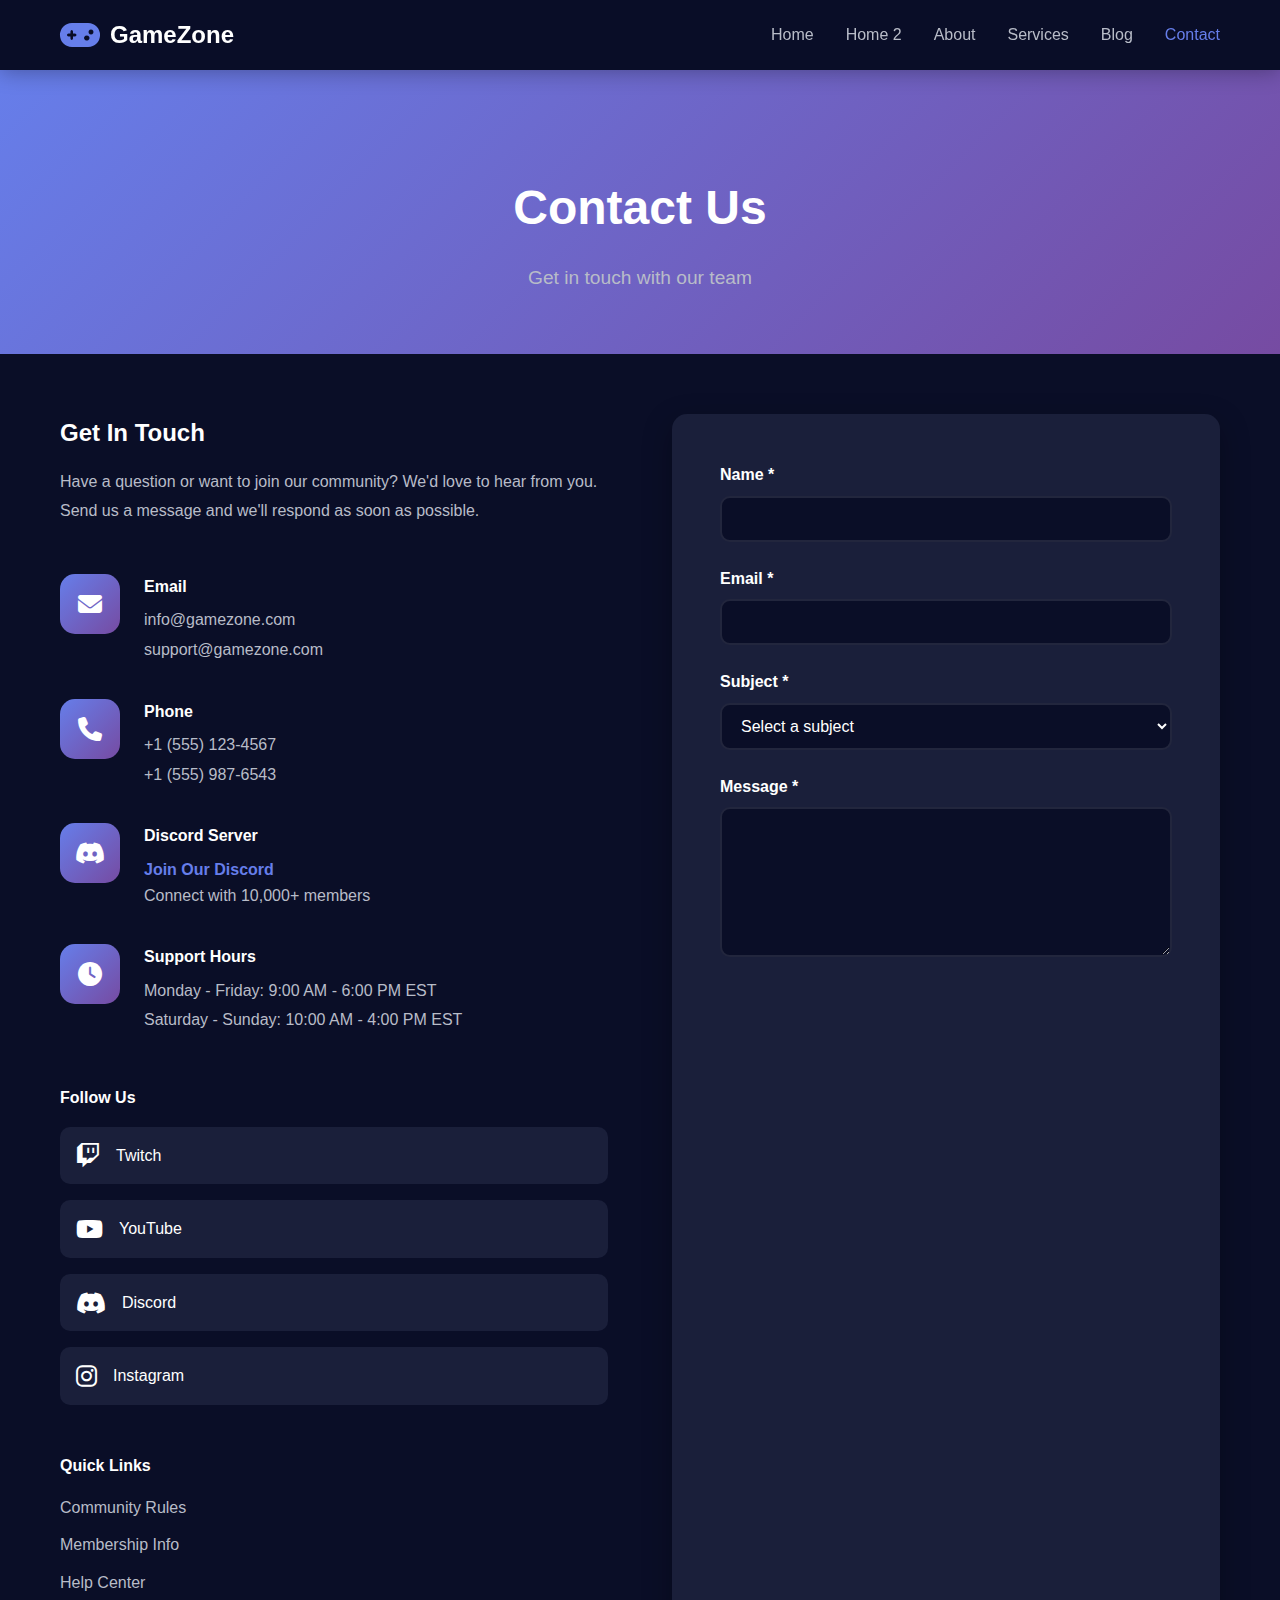
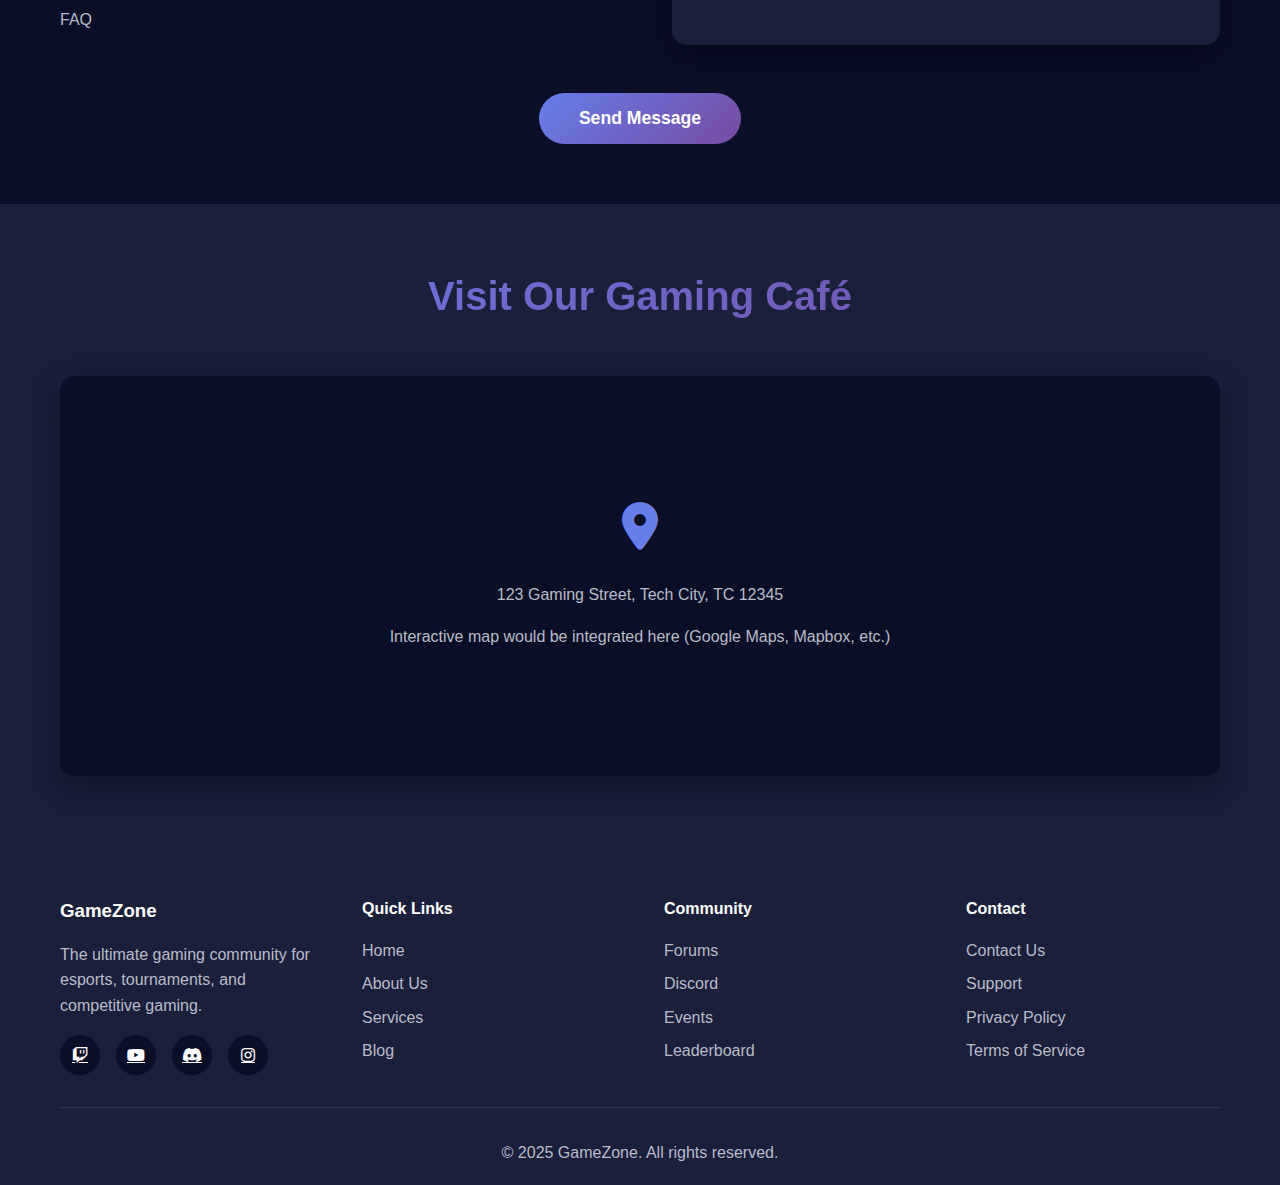
<file: contact.html>
<!DOCTYPE html>
<html lang="en">
<head>
    <meta charset="UTF-8">
    <meta name="viewport" content="width=device-width, initial-scale=1.0">
    <title>Contact Us - Gaming Community</title>
    <link rel="icon" type="image/svg+xml" href="data:image/svg+xml,%3Csvg xmlns='http://www.w3.org/2000/svg' viewBox='0 0 100 100'%3E%3Ctext y='.9em' font-size='90'%3E🎮%3C/text%3E%3C/svg%3E">
    <link rel="stylesheet" href="css/style.css">
    <link rel="stylesheet" href="https://cdnjs.cloudflare.com/ajax/libs/font-awesome/6.4.0/css/all.min.css">
</head>
<body>
    <!-- Navigation -->
    <nav class="navbar">
        <div class="container">
            <div class="nav-wrapper">
                <div class="logo">
                    <i class="fas fa-gamepad"></i>
                    <span>GameZone</span>
                </div>
                <ul class="nav-menu">
                    <li><a href="index.html">Home</a></li>
                    <li><a href="home2.html">Home 2</a></li>
                    <li><a href="about.html">About</a></li>
                    <li><a href="services.html">Services</a></li>
                    <li><a href="blog.html">Blog</a></li>
                    <li><a href="contact.html" class="active">Contact</a></li>
                </ul>
                <div class="nav-toggle">
                    <span></span>
                    <span></span>
                    <span></span>
                </div>
            </div>
        </div>
    </nav>

    <!-- Page Header -->
    <section class="page-header">
        <div class="container">
            <h1>Contact Us</h1>
            <p>Get in touch with our team</p>
        </div>
    </section>

    <!-- Contact Section -->
    <section class="contact-section">
        <div class="container">
            <div class="contact-layout">
                <div class="contact-info">
                    <h2>Get In Touch</h2>
                    <p>Have a question or want to join our community? We'd love to hear from you. Send us a message and we'll respond as soon as possible.</p>

                    <div class="contact-details">
                        <div class="contact-item">
                            <div class="contact-icon">
                                <i class="fas fa-envelope"></i>
                            </div>
                            <div>
                                <h4>Email</h4>
                                <p>info@gamezone.com</p>
                                <p>support@gamezone.com</p>
                            </div>
                        </div>
                        <div class="contact-item">
                            <div class="contact-icon">
                                <i class="fas fa-phone"></i>
                            </div>
                            <div>
                                <h4>Phone</h4>
                                <p>+1 (555) 123-4567</p>
                                <p>+1 (555) 987-6543</p>
                            </div>
                        </div>
                        <div class="contact-item">
                            <div class="contact-icon">
                                <i class="fab fa-discord"></i>
                            </div>
                            <div>
                                <h4>Discord Server</h4>
                                <a href="#" class="discord-link">Join Our Discord</a>
                                <p>Connect with 10,000+ members</p>
                            </div>
                        </div>
                        <div class="contact-item">
                            <div class="contact-icon">
                                <i class="fas fa-clock"></i>
                            </div>
                            <div>
                                <h4>Support Hours</h4>
                                <p>Monday - Friday: 9:00 AM - 6:00 PM EST</p>
                                <p>Saturday - Sunday: 10:00 AM - 4:00 PM EST</p>
                            </div>
                        </div>
                    </div>

                    <div class="social-contact">
                        <h4>Follow Us</h4>
                        <div class="social-links-large">
                            <a href="#" class="social-link">
                                <i class="fab fa-twitch"></i>
                                <span>Twitch</span>
                            </a>
                            <a href="#" class="social-link">
                                <i class="fab fa-youtube"></i>
                                <span>YouTube</span>
                            </a>
                            <a href="#" class="social-link">
                                <i class="fab fa-discord"></i>
                                <span>Discord</span>
                            </a>
                            <a href="#" class="social-link">
                                <i class="fab fa-instagram"></i>
                                <span>Instagram</span>
                            </a>
                        </div>
                    </div>

                    <div class="quick-links">
                        <h4>Quick Links</h4>
                        <ul>
                            <li><a href="#">Community Rules</a></li>
                            <li><a href="#">Membership Info</a></li>
                            <li><a href="#">Help Center</a></li>
                            <li><a href="#">FAQ</a></li>
                        </ul>
                    </div>
                </div>

                <div class="contact-form-wrapper">
                    <form class="contact-form" id="contactForm">
                        <div class="form-group">
                            <label for="name">Name *</label>
                            <input type="text" id="name" name="name" required>
                        </div>
                        <div class="form-group">
                            <label for="email">Email *</label>
                            <input type="email" id="email" name="email" required>
                        </div>
                        <div class="form-group">
                            <label for="subject">Subject *</label>
                            <select id="subject" name="subject" required>
                                <option value="">Select a subject</option>
                                <option value="general">General Inquiry</option>
                                <option value="tournament">Tournament Information</option>
                                <option value="support">Technical Support</option>
                                <option value="partnership">Partnership</option>
                                <option value="other">Other</option>
                            </select>
                        </div>
                        <div class="form-group">
                            <label for="message">Message *</label>
                            <textarea id="message" name="message" rows="6" required></textarea>
                        </div>
                    </form>
                </div>
            </div>
            <div style="text-align: center; margin-top: 3rem;">
                <button type="submit" form="contactForm" class="btn btn-primary btn-large">Send Message</button>
            </div>
        </div>
    </section>

    <!-- Map Section -->
    <section class="map-section">
        <div class="container">
            <h2 class="section-title">Visit Our Gaming Café</h2>
            <div class="map-container">
                <div class="map-placeholder">
                    <i class="fas fa-map-marker-alt fa-3x"></i>
                    <p>123 Gaming Street, Tech City, TC 12345</p>
                    <p>Interactive map would be integrated here (Google Maps, Mapbox, etc.)</p>
                </div>
            </div>
        </div>
    </section>

    <!-- Footer -->
    <footer class="footer">
        <div class="container">
            <div class="footer-content">
                <div class="footer-section">
                    <h3>GameZone</h3>
                    <p>The ultimate gaming community for esports, tournaments, and competitive gaming.</p>
                    <div class="social-links">
                        <a href="#"><i class="fab fa-twitch"></i></a>
                        <a href="#"><i class="fab fa-youtube"></i></a>
                        <a href="#"><i class="fab fa-discord"></i></a>
                        <a href="#"><i class="fab fa-instagram"></i></a>
                    </div>
                </div>
                <div class="footer-section">
                    <h4>Quick Links</h4>
                    <ul>
                        <li><a href="index.html">Home</a></li>
                        <li><a href="about.html">About Us</a></li>
                        <li><a href="services.html">Services</a></li>
                        <li><a href="blog.html">Blog</a></li>
                    </ul>
                </div>
                <div class="footer-section">
                    <h4>Community</h4>
                    <ul>
                        <li><a href="#">Forums</a></li>
                        <li><a href="#">Discord</a></li>
                        <li><a href="#">Events</a></li>
                        <li><a href="#">Leaderboard</a></li>
                    </ul>
                </div>
                <div class="footer-section">
                    <h4>Contact</h4>
                    <ul>
                        <li><a href="contact.html">Contact Us</a></li>
                        <li><a href="#">Support</a></li>
                        <li><a href="#">Privacy Policy</a></li>
                        <li><a href="#">Terms of Service</a></li>
                    </ul>
                </div>
            </div>
            <div class="footer-bottom">
                <p>&copy; 2025 GameZone. All rights reserved.</p>
            </div>
        </div>
    </footer>

    <script src="js/main.js"></script>
</body>
</html>
</file>
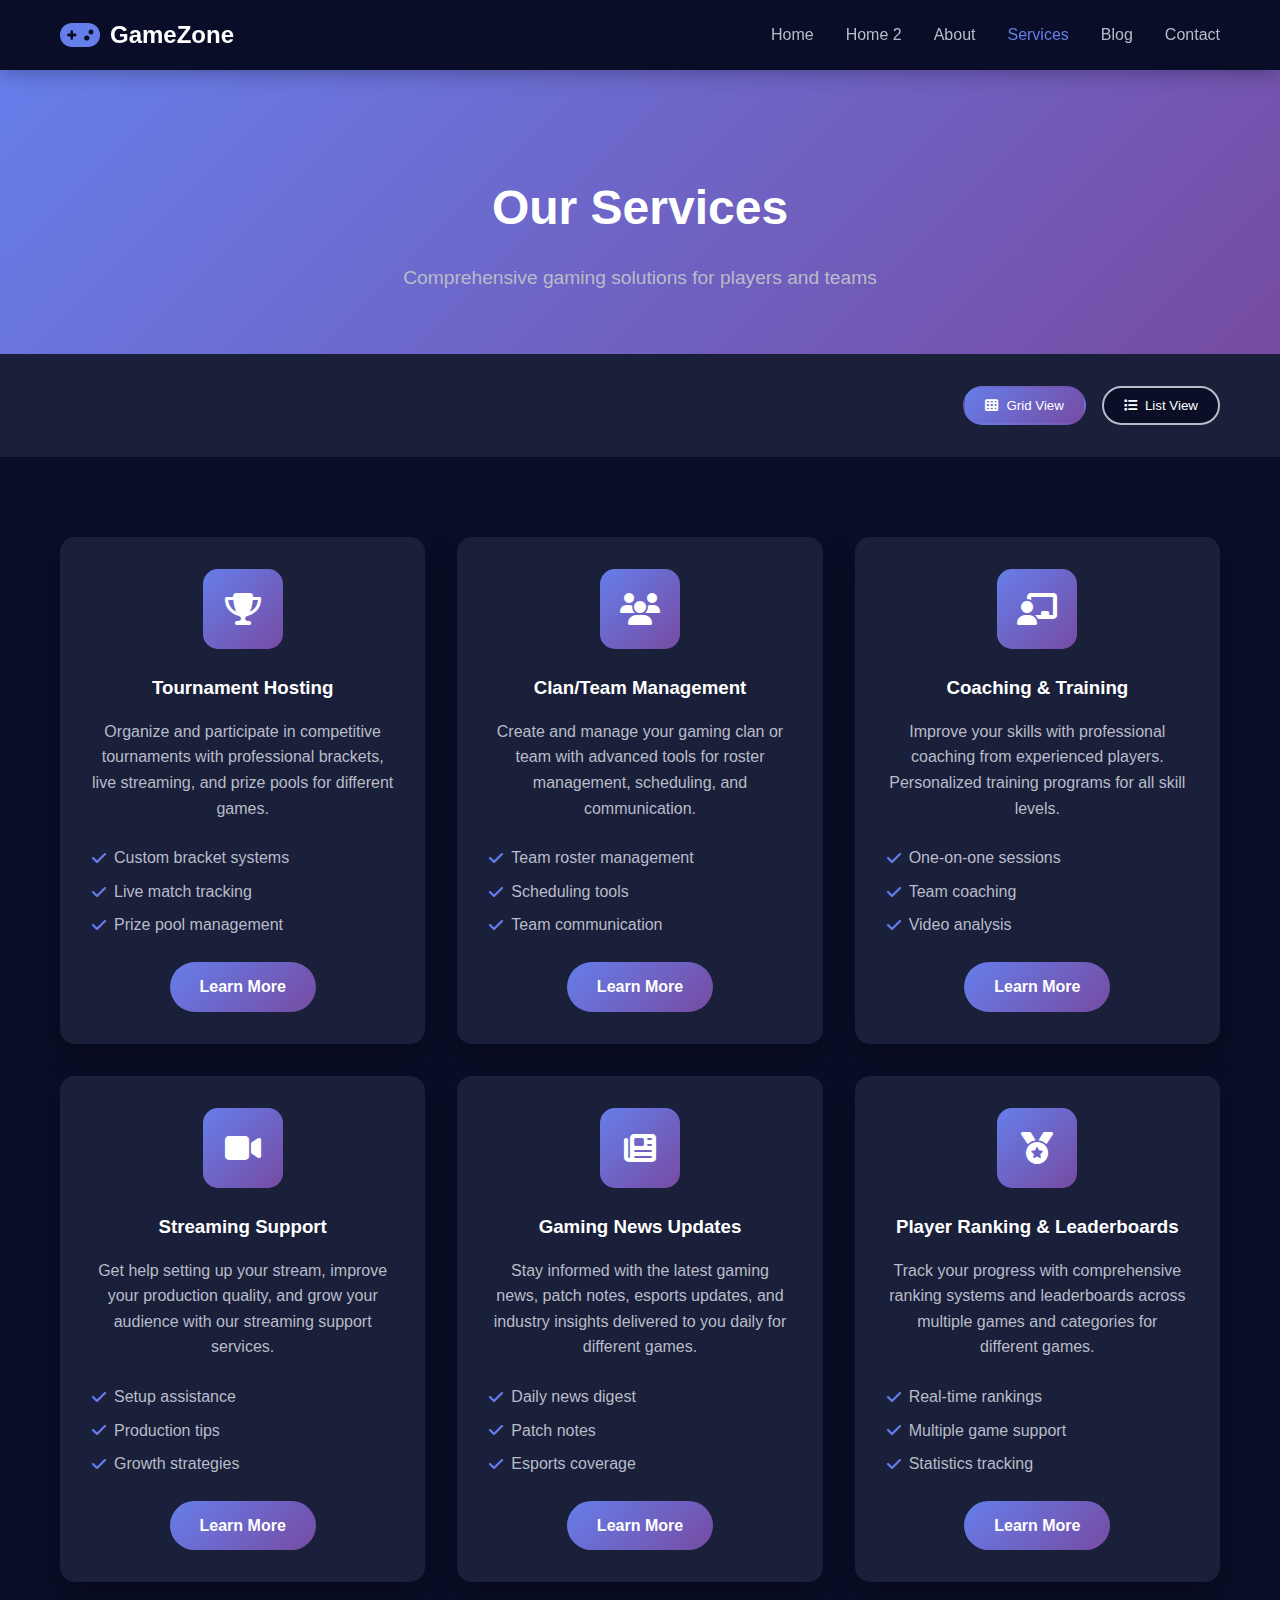
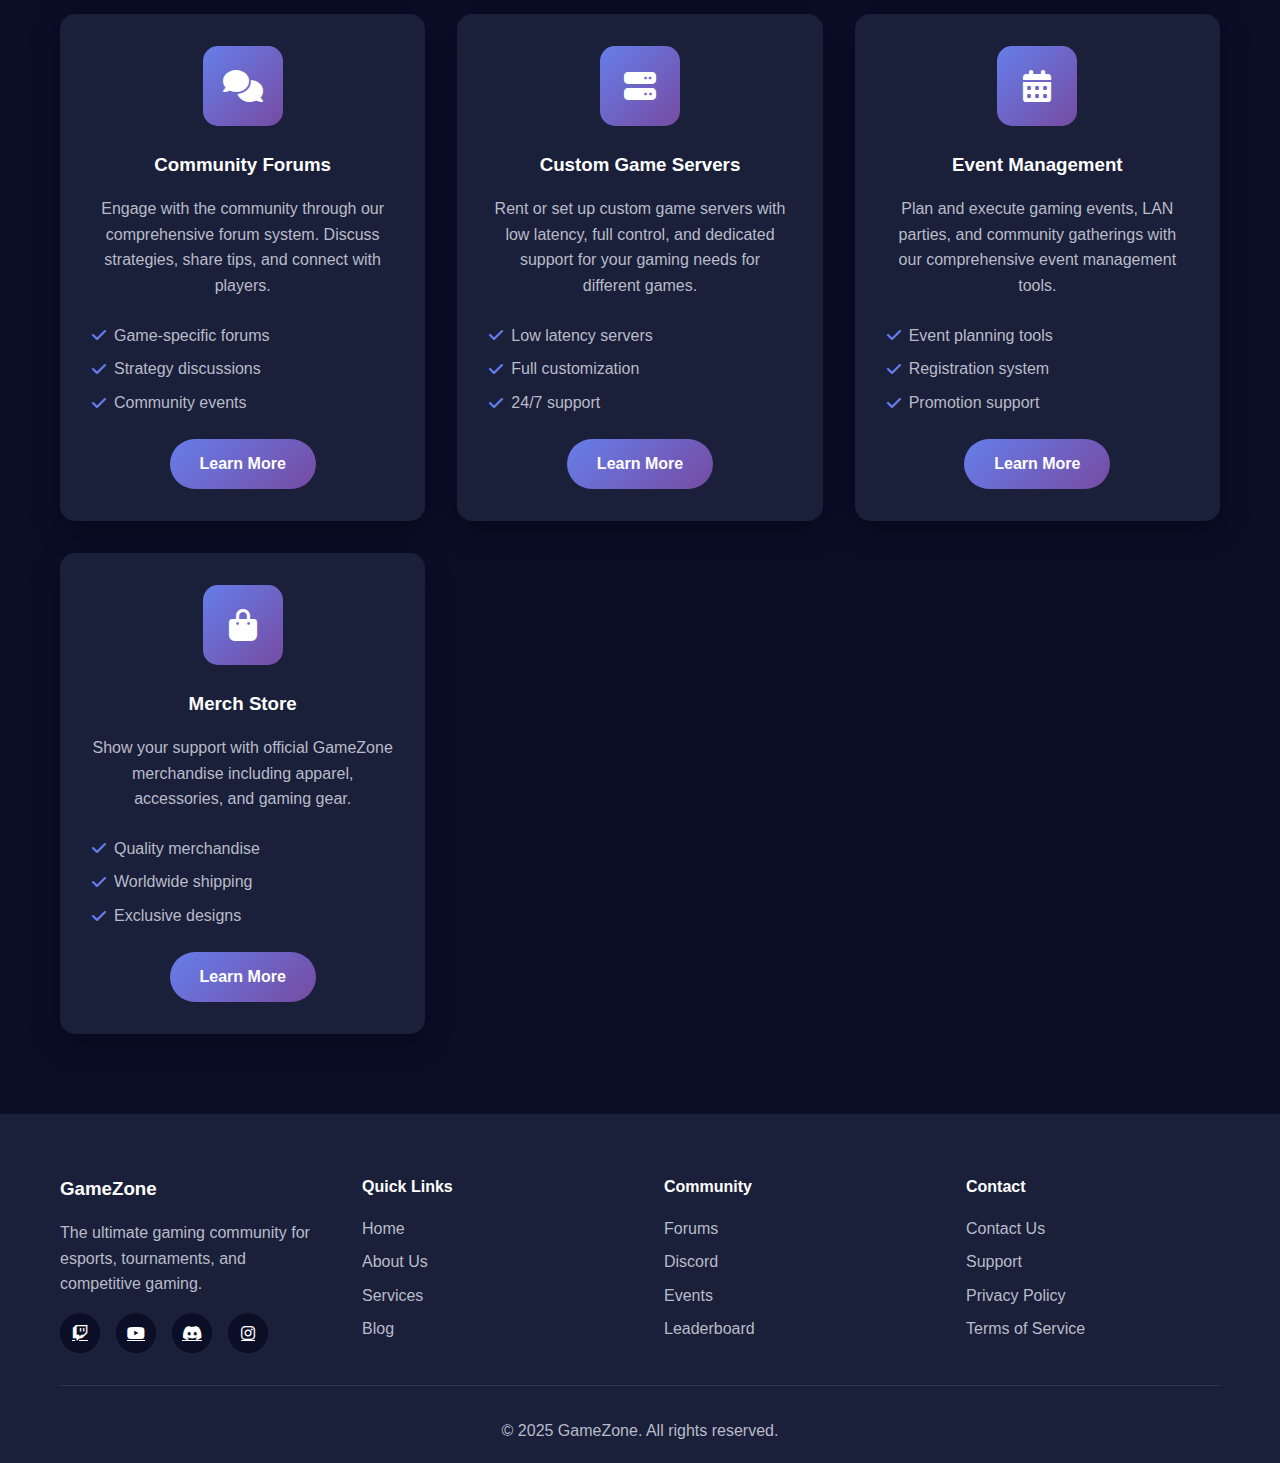
<file: services.html>
<!DOCTYPE html>
<html lang="en">
<head>
    <meta charset="UTF-8">
    <meta name="viewport" content="width=device-width, initial-scale=1.0">
    <title>Services - Gaming Community</title>
    <link rel="icon" type="image/svg+xml" href="data:image/svg+xml,%3Csvg xmlns='http://www.w3.org/2000/svg' viewBox='0 0 100 100'%3E%3Ctext y='.9em' font-size='90'%3E🎮%3C/text%3E%3C/svg%3E">
    <link rel="stylesheet" href="css/style.css">
    <link rel="stylesheet" href="https://cdnjs.cloudflare.com/ajax/libs/font-awesome/6.4.0/css/all.min.css">
</head>
<body>
    <!-- Navigation -->
    <nav class="navbar">
        <div class="container">
            <div class="nav-wrapper">
                <div class="logo">
                    <i class="fas fa-gamepad"></i>
                    <span>GameZone</span>
                </div>
                <ul class="nav-menu">
                    <li><a href="index.html">Home</a></li>
                    <li><a href="home2.html">Home 2</a></li>
                    <li><a href="about.html">About</a></li>
                    <li><a href="services.html" class="active">Services</a></li>
                    <li><a href="blog.html">Blog</a></li>
                    <li><a href="contact.html">Contact</a></li>
                </ul>
                <div class="nav-toggle">
                    <span></span>
                    <span></span>
                    <span></span>
                </div>
            </div>
        </div>
    </nav>

    <!-- Page Header -->
    <section class="page-header">
        <div class="container">
            <h1>Our Services</h1>
            <p>Comprehensive gaming solutions for players and teams</p>
        </div>
    </section>

    <!-- View Toggle -->
    <section class="services-controls">
        <div class="container">
            <div class="view-toggle">
                <button class="view-btn active" data-view="grid">
                    <i class="fas fa-th"></i> Grid View
                </button>
                <button class="view-btn" data-view="list">
                    <i class="fas fa-list"></i> List View
                </button>
            </div>
        </div>
    </section>

    <!-- Services Grid -->
    <section class="services-section">
        <div class="container">
            <div class="services-grid" id="servicesContainer">
                <div class="service-card">
                    <div class="service-icon">
                        <i class="fas fa-trophy"></i>
                    </div>
                    <h3>Tournament Hosting</h3>
                    <p>Organize and participate in competitive tournaments with professional brackets, live streaming, and prize pools for different games.</p>
                    <ul class="service-features">
                        <li><i class="fas fa-check"></i> Custom bracket systems</li>
                        <li><i class="fas fa-check"></i> Live match tracking</li>
                        <li><i class="fas fa-check"></i> Prize pool management</li>
                    </ul>
                    <a href="service-details.html" class="btn btn-primary">Learn More</a>
                </div>

                <div class="service-card">
                    <div class="service-icon">
                        <i class="fas fa-users"></i>
                    </div>
                    <h3>Clan/Team Management</h3>
                    <p>Create and manage your gaming clan or team with advanced tools for roster management, scheduling, and communication.</p>
                    <ul class="service-features">
                        <li><i class="fas fa-check"></i> Team roster management</li>
                        <li><i class="fas fa-check"></i> Scheduling tools</li>
                        <li><i class="fas fa-check"></i> Team communication</li>
                    </ul>
                    <a href="service-details.html" class="btn btn-primary">Learn More</a>
                </div>

                <div class="service-card">
                    <div class="service-icon">
                        <i class="fas fa-chalkboard-teacher"></i>
                    </div>
                    <h3>Coaching & Training</h3>
                    <p>Improve your skills with professional coaching from experienced players. Personalized training programs for all skill levels.</p>
                    <ul class="service-features">
                        <li><i class="fas fa-check"></i> One-on-one sessions</li>
                        <li><i class="fas fa-check"></i> Team coaching</li>
                        <li><i class="fas fa-check"></i> Video analysis</li>
                    </ul>
                    <a href="service-details.html" class="btn btn-primary">Learn More</a>
                </div>

                <div class="service-card">
                    <div class="service-icon">
                        <i class="fas fa-video"></i>
                    </div>
                    <h3>Streaming Support</h3>
                    <p>Get help setting up your stream, improve your production quality, and grow your audience with our streaming support services.</p>
                    <ul class="service-features">
                        <li><i class="fas fa-check"></i> Setup assistance</li>
                        <li><i class="fas fa-check"></i> Production tips</li>
                        <li><i class="fas fa-check"></i> Growth strategies</li>
                    </ul>
                    <a href="service-details.html" class="btn btn-primary">Learn More</a>
                </div>

                <div class="service-card">
                    <div class="service-icon">
                        <i class="fas fa-newspaper"></i>
                    </div>
                    <h3>Gaming News Updates</h3>
                    <p>Stay informed with the latest gaming news, patch notes, esports updates, and industry insights delivered to you daily for different games.</p>
                    <ul class="service-features">
                        <li><i class="fas fa-check"></i> Daily news digest</li>
                        <li><i class="fas fa-check"></i> Patch notes</li>
                        <li><i class="fas fa-check"></i> Esports coverage</li>
                    </ul>
                    <a href="service-details.html" class="btn btn-primary">Learn More</a>
                </div>

                <div class="service-card">
                    <div class="service-icon">
                        <i class="fas fa-medal"></i>
                    </div>
                    <h3>Player Ranking & Leaderboards</h3>
                    <p>Track your progress with comprehensive ranking systems and leaderboards across multiple games and categories for different games.</p>
                    <ul class="service-features">
                        <li><i class="fas fa-check"></i> Real-time rankings</li>
                        <li><i class="fas fa-check"></i> Multiple game support</li>
                        <li><i class="fas fa-check"></i> Statistics tracking</li>
                    </ul>
                    <a href="service-details.html" class="btn btn-primary">Learn More</a>
                </div>

                <div class="service-card">
                    <div class="service-icon">
                        <i class="fas fa-comments"></i>
                    </div>
                    <h3>Community Forums</h3>
                    <p>Engage with the community through our comprehensive forum system. Discuss strategies, share tips, and connect with players.</p>
                    <ul class="service-features">
                        <li><i class="fas fa-check"></i> Game-specific forums</li>
                        <li><i class="fas fa-check"></i> Strategy discussions</li>
                        <li><i class="fas fa-check"></i> Community events</li>
                    </ul>
                    <a href="service-details.html" class="btn btn-primary">Learn More</a>
                </div>

                <div class="service-card">
                    <div class="service-icon">
                        <i class="fas fa-server"></i>
                    </div>
                    <h3>Custom Game Servers</h3>
                    <p>Rent or set up custom game servers with low latency, full control, and dedicated support for your gaming needs for different games.</p>
                    <ul class="service-features">
                        <li><i class="fas fa-check"></i> Low latency servers</li>
                        <li><i class="fas fa-check"></i> Full customization</li>
                        <li><i class="fas fa-check"></i> 24/7 support</li>
                    </ul>
                    <a href="service-details.html" class="btn btn-primary">Learn More</a>
                </div>

                <div class="service-card">
                    <div class="service-icon">
                        <i class="fas fa-calendar-alt"></i>
                    </div>
                    <h3>Event Management</h3>
                    <p>Plan and execute gaming events, LAN parties, and community gatherings with our comprehensive event management tools.</p>
                    <ul class="service-features">
                        <li><i class="fas fa-check"></i> Event planning tools</li>
                        <li><i class="fas fa-check"></i> Registration system</li>
                        <li><i class="fas fa-check"></i> Promotion support</li>
                    </ul>
                    <a href="service-details.html" class="btn btn-primary">Learn More</a>
                </div>

                <div class="service-card">
                    <div class="service-icon">
                        <i class="fas fa-shopping-bag"></i>
                    </div>
                    <h3>Merch Store</h3>
                    <p>Show your support with official GameZone merchandise including apparel, accessories, and gaming gear.</p>
                    <ul class="service-features">
                        <li><i class="fas fa-check"></i> Quality merchandise</li>
                        <li><i class="fas fa-check"></i> Worldwide shipping</li>
                        <li><i class="fas fa-check"></i> Exclusive designs</li>
                    </ul>
                    <a href="service-details.html" class="btn btn-primary">Learn More</a>
                </div>
            </div>
        </div>
    </section>

    <!-- Footer -->
    <footer class="footer">
        <div class="container">
            <div class="footer-content">
                <div class="footer-section">
                    <h3>GameZone</h3>
                    <p>The ultimate gaming community for esports, tournaments, and competitive gaming.</p>
                    <div class="social-links">
                        <a href="#"><i class="fab fa-twitch"></i></a>
                        <a href="#"><i class="fab fa-youtube"></i></a>
                        <a href="#"><i class="fab fa-discord"></i></a>
                        <a href="#"><i class="fab fa-instagram"></i></a>
                    </div>
                </div>
                <div class="footer-section">
                    <h4>Quick Links</h4>
                    <ul>
                        <li><a href="index.html">Home</a></li>
                        <li><a href="about.html">About Us</a></li>
                        <li><a href="services.html">Services</a></li>
                        <li><a href="blog.html">Blog</a></li>
                    </ul>
                </div>
                <div class="footer-section">
                    <h4>Community</h4>
                    <ul>
                        <li><a href="#">Forums</a></li>
                        <li><a href="#">Discord</a></li>
                        <li><a href="#">Events</a></li>
                        <li><a href="#">Leaderboard</a></li>
                    </ul>
                </div>
                <div class="footer-section">
                    <h4>Contact</h4>
                    <ul>
                        <li><a href="contact.html">Contact Us</a></li>
                        <li><a href="#">Support</a></li>
                        <li><a href="#">Privacy Policy</a></li>
                        <li><a href="#">Terms of Service</a></li>
                    </ul>
                </div>
            </div>
            <div class="footer-bottom">
                <p>&copy; 2025 GameZone. All rights reserved.</p>
            </div>
        </div>
    </footer>

    <script src="js/main.js"></script>
</body>
</html>
</file>
<file: css/style.css>
/* ===================================
   Global Styles & Reset
   =================================== */
* {
    margin: 0;
    padding: 0;
    box-sizing: border-box;
}

:root {
    --primary-color: #667eea;
    --secondary-color: #764ba2;
    --accent-color: #f093fb;
    --dark-bg: #0a0e27;
    --dark-secondary: #1a1f3a;
    --text-light: #ffffff;
    --text-gray: #b8bcc8;
    --text-dark: #2d3748;
    --gradient-1: linear-gradient(135deg, #667eea 0%, #764ba2 100%);
    --gradient-2: linear-gradient(135deg, #f093fb 0%, #f5576c 100%);
    --gradient-3: linear-gradient(135deg, #4facfe 0%, #00f2fe 100%);
    --shadow: 0 10px 30px rgba(0, 0, 0, 0.3);
    --shadow-lg: 0 20px 60px rgba(0, 0, 0, 0.4);
}

body {
    font-family: 'Segoe UI', Tahoma, Geneva, Verdana, sans-serif;
    background: var(--dark-bg);
    color: var(--text-light);
    line-height: 1.6;
    overflow-x: hidden;
}

.container {
    max-width: 1200px;
    margin: 0 auto;
    padding: 0 20px;
}

/* ===================================
   Navigation
   =================================== */
.navbar {
    background: rgba(10, 14, 39, 0.95);
    backdrop-filter: blur(10px);
    padding: 1rem 0;
    position: sticky;
    top: 0;
    z-index: 1000;
    box-shadow: 0 2px 20px rgba(0, 0, 0, 0.3);
}

.nav-wrapper {
    display: flex;
    justify-content: space-between;
    align-items: center;
}

.logo {
    display: flex;
    align-items: center;
    gap: 10px;
    font-size: 1.5rem;
    font-weight: bold;
    color: var(--text-light);
}

.logo i {
    color: var(--primary-color);
    font-size: 2rem;
}

.nav-menu {
    display: flex;
    list-style: none;
    gap: 2rem;
}

.nav-menu a {
    color: var(--text-gray);
    text-decoration: none;
    transition: color 0.3s;
    font-weight: 500;
}

.nav-menu a:hover,
.nav-menu a.active {
    color: var(--primary-color);
}

.nav-toggle {
    display: none;
    flex-direction: column;
    cursor: pointer;
    gap: 5px;
}

.nav-toggle span {
    width: 25px;
    height: 3px;
    background: var(--text-light);
    transition: 0.3s;
}

/* ===================================
   Buttons
   =================================== */
.btn {
    display: inline-block;
    padding: 12px 30px;
    border-radius: 30px;
    text-decoration: none;
    font-weight: 600;
    transition: all 0.3s;
    border: none;
    cursor: pointer;
    font-size: 1rem;
}

.btn-primary {
    background: var(--gradient-1);
    color: var(--text-light);
}

.btn-primary:hover {
    transform: translateY(-2px);
    box-shadow: 0 10px 25px rgba(102, 126, 234, 0.4);
}

.btn-secondary {
    background: transparent;
    color: var(--text-light);
    border: 2px solid var(--primary-color);
}

.btn-secondary:hover {
    background: var(--primary-color);
}

.btn-outline {
    background: transparent;
    color: var(--text-light);
    border: 2px solid var(--text-gray);
}

.btn-outline:hover {
    border-color: var(--primary-color);
    color: var(--primary-color);
}

.btn-large {
    padding: 15px 40px;
    font-size: 1.1rem;
}

/* ===================================
   Hero Section
   =================================== */
.hero {
    height: 100vh;
    background: var(--gradient-1);
    display: flex;
    align-items: center;
    justify-content: center;
    position: relative;
    overflow: hidden;
}

.hero-background-image {
    position: absolute;
    top: 0;
    left: 0;
    width: 100%;
    height: 100%;
    object-fit: cover;
    z-index: 0;
}

.hero-overlay {
    position: absolute;
    top: 0;
    left: 0;
    right: 0;
    bottom: 0;
    background: rgba(0, 0, 0, 0.4);
    z-index: 1;
}

.hero-content {
    position: relative;
    z-index: 2;
    text-align: center;
    padding: 2rem;
}

.hero-title {
    font-size: 3.5rem;
    margin-bottom: 1rem;
    animation: fadeInUp 1s;
}

.hero-subtitle {
    font-size: 1.5rem;
    margin-bottom: 2rem;
    color: var(--text-gray);
    animation: fadeInUp 1s 0.2s both;
}

.hero-buttons {
    display: flex;
    gap: 1rem;
    justify-content: center;
    animation: fadeInUp 1s 0.4s both;
}

.hero-particles {
    position: absolute;
    width: 100%;
    height: 100%;
    background-image: 
        radial-gradient(circle at 20% 50%, rgba(255, 255, 255, 0.1) 1px, transparent 1px),
        radial-gradient(circle at 80% 80%, rgba(255, 255, 255, 0.1) 1px, transparent 1px);
    background-size: 50px 50px;
    animation: particles 20s linear infinite;
    z-index: 1;
}

/* Home 2 Hero */
.hero-fullscreen {
    height: 100vh;
    background: var(--gradient-1);
    display: flex;
    align-items: center;
    justify-content: center;
    position: relative;
    overflow: hidden;
}

.hero-fullscreen .hero-background-image {
    position: absolute;
    top: 0;
    left: 0;
    width: 100%;
    height: 100%;
    object-fit: cover;
    z-index: 0;
}

.hero-video-overlay {
    position: absolute;
    top: 0;
    left: 0;
    right: 0;
    bottom: 0;
    background: rgba(0, 0, 0, 0.6);
    z-index: 1;
}

.hero-content-fullscreen {
    position: relative;
    z-index: 2;
    text-align: center;
    padding: 2rem;
}

.hero-title-large {
    font-size: 4.5rem;
    margin-bottom: 1rem;
    text-transform: uppercase;
    letter-spacing: 3px;
}

.hero-subtitle-large {
    font-size: 1.8rem;
    margin-bottom: 3rem;
    color: var(--text-gray);
}

.hero-stats {
    display: flex;
    gap: 4rem;
    justify-content: center;
    margin-bottom: 3rem;
}

.stat-item {
    text-align: center;
}

.stat-number {
    font-size: 3rem;
    font-weight: bold;
    background: var(--gradient-2);
    -webkit-background-clip: text;
    -webkit-text-fill-color: transparent;
    background-clip: text;
}

.stat-label {
    color: var(--text-gray);
    font-size: 0.9rem;
    text-transform: uppercase;
    letter-spacing: 1px;
}

/* ===================================
   Page Header
   =================================== */
.page-header {
    background: var(--gradient-1);
    padding: 100px 0 60px;
    text-align: center;
}

.page-header h1 {
    font-size: 3rem;
    margin-bottom: 1rem;
}

.page-header p {
    font-size: 1.2rem;
    color: var(--text-gray);
}

/* ===================================
   Section Styles
   =================================== */
section {
    padding: 80px 0;
}

.section-title {
    font-size: 2.5rem;
    text-align: center;
    margin-bottom: 3rem;
    background: var(--gradient-1);
    -webkit-background-clip: text;
    -webkit-text-fill-color: transparent;
    background-clip: text;
}

/* ===================================
   Featured Games
   =================================== */
.games-grid {
    display: grid;
    grid-template-columns: repeat(auto-fit, minmax(180px, 1fr));
    gap: 2rem;
}

.game-card {
    text-align: center;
    transition: transform 0.3s;
}

.game-card:hover {
    transform: translateY(-10px);
}

.game-image {
    width: 100%;
    height: 200px;
    border-radius: 15px;
    margin-bottom: 1rem;
    box-shadow: var(--shadow);
    overflow: hidden;
    position: relative;
}

.game-image img {
    width: 100%;
    height: 100%;
    object-fit: cover;
    transition: transform 0.3s;
}

.game-card:hover .game-image img {
    transform: scale(1.1);
}

.game-card h3 {
    margin-bottom: 0.5rem;
}

.game-card p {
    color: var(--text-gray);
}

/* ===================================
   Latest News
   =================================== */
.latest-news {
    background: var(--dark-secondary);
}

.news-grid {
    display: grid;
    grid-template-columns: 2fr 1fr;
    grid-template-rows: 1fr 1fr;
    gap: 2rem;
}

@media (max-width: 992px) {
    .news-grid {
        grid-template-columns: 1fr;
        grid-template-rows: auto;
    }
}

.news-card {
    background: var(--dark-bg);
    border-radius: 15px;
    overflow: hidden;
    transition: transform 0.3s;
    box-shadow: var(--shadow);
}

.news-card:hover {
    transform: translateY(-5px);
}

.news-card.featured {
    grid-column: 1;
    grid-row: 1 / span 2;
}

.news-image {
    width: 100%;
    height: 200px;
    overflow: hidden;
    position: relative;
}

.news-card.featured .news-image {
    height: 300px;
}

.news-image img {
    width: 100%;
    height: 100%;
    object-fit: cover;
    transition: transform 0.3s;
}

.news-card:hover .news-image img {
    transform: scale(1.1);
}

.news-content {
    padding: 1.5rem;
}

.news-category {
    display: inline-block;
    padding: 5px 15px;
    background: var(--gradient-1);
    border-radius: 20px;
    font-size: 0.8rem;
    margin-bottom: 1rem;
}

.news-content h3 {
    margin-bottom: 0.5rem;
}

.news-content p {
    color: var(--text-gray);
    margin-bottom: 1rem;
}

.read-more {
    color: var(--primary-color);
    text-decoration: none;
    font-weight: 600;
    display: inline-flex;
    align-items: center;
    gap: 5px;
}

.read-more:hover {
    gap: 10px;
}

/* ===================================
   Tournament Countdown
   =================================== */
.tournament-countdown {
    background: var(--gradient-1);
    text-align: center;
}

.tournament-countdown .section-title {
    color: var(--text-light);
    background: none;
    -webkit-text-fill-color: var(--text-light);
    text-shadow: 0 2px 10px rgba(0, 0, 0, 0.3);
}

.countdown-wrapper {
    display: flex;
    justify-content: center;
    gap: 2rem;
    margin-bottom: 2rem;
    flex-wrap: wrap;
}

.countdown-item {
    text-align: center;
}

.countdown-number {
    font-size: 4rem;
    font-weight: bold;
    background: rgba(255, 255, 255, 0.2);
    padding: 1rem 2rem;
    border-radius: 15px;
    margin-bottom: 0.5rem;
    min-width: 120px;
}

.countdown-label {
    text-transform: uppercase;
    letter-spacing: 2px;
    font-size: 0.9rem;
}

/* ===================================
   Leaderboard
   =================================== */
.leaderboard-preview {
    background: var(--dark-secondary);
}

.leaderboard-table {
    background: var(--dark-bg);
    border-radius: 15px;
    overflow: hidden;
    margin-bottom: 2rem;
    box-shadow: var(--shadow);
}

.leaderboard-header,
.leaderboard-row {
    display: grid;
    grid-template-columns: 80px 1fr 150px 150px;
    padding: 1rem 2rem;
    align-items: center;
}

.leaderboard-header {
    background: var(--gradient-1);
    font-weight: 600;
    text-transform: uppercase;
    font-size: 0.9rem;
    letter-spacing: 1px;
}

.leaderboard-row {
    border-bottom: 1px solid rgba(255, 255, 255, 0.1);
    transition: background 0.3s;
}

.leaderboard-row:hover {
    background: rgba(102, 126, 234, 0.1);
}

.rank-badge {
    display: inline-block;
    width: 40px;
    height: 40px;
    border-radius: 50%;
    display: flex;
    align-items: center;
    justify-content: center;
    font-weight: bold;
}

.rank-badge.gold {
    background: linear-gradient(135deg, #f6d365 0%, #fda085 100%);
    color: #000;
}

.rank-badge.silver {
    background: linear-gradient(135deg, #c0c0c0 0%, #808080 100%);
    color: #000;
}

.rank-badge.bronze {
    background: linear-gradient(135deg, #cd7f32 0%, #8b4513 100%);
    color: #fff;
}

.rank-badge.default {
    background: linear-gradient(135deg, #667eea 0%, #764ba2 100%);
    color: #fff;
}

.player-col {
    display: flex;
    align-items: center;
    gap: 1rem;
}

.player-avatar {
    width: 40px;
    height: 40px;
    border-radius: 50%;
    background: var(--gradient-1);
    display: flex;
    align-items: center;
    justify-content: center;
    font-weight: bold;
}

/* ===================================
   Community Features
   =================================== */
.features-grid {
    display: grid;
    grid-template-columns: repeat(auto-fit, minmax(250px, 1fr));
    gap: 2rem;
}

.feature-card {
    background: var(--dark-secondary);
    padding: 2rem;
    border-radius: 15px;
    text-align: center;
    transition: transform 0.3s;
    box-shadow: var(--shadow);
}

.feature-card:hover {
    transform: translateY(-5px);
}

.feature-icon {
    width: 80px;
    height: 80px;
    margin: 0 auto 1.5rem;
    background: var(--gradient-1);
    border-radius: 50%;
    display: flex;
    align-items: center;
    justify-content: center;
    font-size: 2rem;
}

.feature-card h3 {
    margin-bottom: 1rem;
}

.feature-card p {
    color: var(--text-gray);
}

/* ===================================
   Partners
   =================================== */
.partners {
    background: var(--dark-secondary);
}

.partners-grid {
    display: grid;
    grid-template-columns: repeat(auto-fit, minmax(150px, 1fr));
    gap: 2rem;
}

.partner-logo {
    background: var(--dark-bg);
    padding: 2rem;
    border-radius: 15px;
    text-align: center;
    display: flex;
    flex-direction: column;
    align-items: center;
    justify-content: center;
    min-height: 150px;
    color: var(--text-light);
    font-weight: 600;
    transition: transform 0.3s;
    box-shadow: var(--shadow);
    overflow: hidden;
}

.partner-logo:hover {
    transform: translateY(-5px);
}

.partner-logo img {
    width: 100%;
    max-width: 180px;
    height: auto;
    max-height: 120px;
    object-fit: contain;
    margin-bottom: 1rem;
    border-radius: 10px;
    transition: transform 0.3s;
    background: rgba(255, 255, 255, 0.05);
    padding: 0.5rem;
}

.partner-logo:hover img {
    transform: scale(1.05);
}

.partner-logo span {
    font-size: 1.1rem;
    color: var(--text-light);
    font-weight: 600;
    margin-top: 0.5rem;
}

/* ===================================
   Testimonials
   =================================== */
.testimonials {
    background: var(--dark-secondary);
}

.testimonials-slider {
    display: grid;
    grid-template-columns: repeat(auto-fit, minmax(300px, 1fr));
    gap: 2rem;
}

.testimonial-card {
    background: var(--dark-bg);
    padding: 2rem;
    border-radius: 15px;
    box-shadow: var(--shadow);
}

.testimonial-rating {
    color: #ffd700;
    margin-bottom: 1rem;
}

.testimonial-text {
    color: var(--text-gray);
    margin-bottom: 1.5rem;
    font-style: italic;
}

.testimonial-author {
    display: flex;
    align-items: center;
    gap: 1rem;
}

.author-avatar {
    width: 50px;
    height: 50px;
    border-radius: 50%;
    background: var(--gradient-1);
    display: flex;
    align-items: center;
    justify-content: center;
    font-weight: bold;
}

.author-info h4 {
    margin-bottom: 0.25rem;
}

.author-info span {
    color: var(--text-gray);
    font-size: 0.9rem;
}

/* ===================================
   Newsletter
   =================================== */
.newsletter {
    background: var(--gradient-1);
    text-align: center;
}

.newsletter-content h2 {
    font-size: 2.5rem;
    margin-bottom: 1rem;
}

.newsletter-content p {
    font-size: 1.2rem;
    margin-bottom: 2rem;
    color: rgba(255, 255, 255, 0.9);
}

.newsletter-form {
    display: flex;
    gap: 1rem;
    max-width: 500px;
    margin: 0 auto;
}

.newsletter-form input {
    flex: 1;
    padding: 15px 20px;
    border: none;
    border-radius: 30px;
    font-size: 1rem;
    background: rgba(255, 255, 255, 0.2);
    color: var(--text-light);
    backdrop-filter: blur(10px);
}

.newsletter-form input::placeholder {
    color: rgba(255, 255, 255, 0.7);
}

/* ===================================
   Footer
   =================================== */
.footer {
    background: var(--dark-secondary);
    padding: 60px 0 20px;
}

.footer-content {
    display: grid;
    grid-template-columns: repeat(auto-fit, minmax(250px, 1fr));
    gap: 3rem;
    margin-bottom: 2rem;
}

.footer-section h3,
.footer-section h4 {
    margin-bottom: 1rem;
}

.footer-section p {
    color: var(--text-gray);
    margin-bottom: 1rem;
}

.footer-section ul {
    list-style: none;
}

.footer-section ul li {
    margin-bottom: 0.5rem;
}

.footer-section ul li a {
    color: var(--text-gray);
    text-decoration: none;
    transition: color 0.3s;
}

.footer-section ul li a:hover {
    color: var(--primary-color);
}

.social-links {
    display: flex;
    gap: 1rem;
    margin-top: 1rem;
}

.social-links a {
    width: 40px;
    height: 40px;
    background: var(--dark-bg);
    border-radius: 50%;
    display: flex;
    align-items: center;
    justify-content: center;
    color: var(--text-light);
    transition: all 0.3s;
}

.social-links a:hover {
    background: var(--gradient-1);
    transform: translateY(-3px);
}

.footer-bottom {
    text-align: center;
    padding-top: 2rem;
    border-top: 1px solid rgba(255, 255, 255, 0.1);
    color: var(--text-gray);
}

/* ===================================
   Home 2 Specific Styles
   =================================== */
.team-highlights {
    background: var(--dark-secondary);
}

.teams-grid {
    display: grid;
    grid-template-columns: repeat(auto-fit, minmax(300px, 1fr));
    gap: 2rem;
}

.team-card {
    background: var(--dark-bg);
    padding: 2rem;
    border-radius: 15px;
    text-align: center;
    position: relative;
    box-shadow: var(--shadow);
    transition: transform 0.3s;
}

.team-card:hover {
    transform: translateY(-5px);
}

.team-card.featured {
    border: 2px solid var(--primary-color);
}

.team-rank {
    position: absolute;
    top: 1rem;
    right: 1rem;
    font-size: 1.5rem;
    font-weight: bold;
    color: var(--primary-color);
}

.team-logo {
    width: 100px;
    height: 100px;
    margin: 0 auto 1rem;
    background: var(--gradient-1);
    border-radius: 50%;
    display: flex;
    align-items: center;
    justify-content: center;
    font-size: 2.5rem;
    font-weight: bold;
}

.team-stats {
    display: flex;
    justify-content: center;
    gap: 2rem;
    margin: 1.5rem 0;
}

.team-stat {
    text-align: center;
}

.stat-value {
    display: block;
    font-size: 1.5rem;
    font-weight: bold;
    color: var(--primary-color);
}

.stat-label {
    font-size: 0.9rem;
    color: var(--text-gray);
}

.team-members {
    display: flex;
    justify-content: center;
    gap: 0.5rem;
    margin-top: 1rem;
}

.member-avatar {
    width: 35px;
    height: 35px;
    border-radius: 50%;
    background: var(--gradient-2);
    display: flex;
    align-items: center;
    justify-content: center;
    font-size: 0.8rem;
    font-weight: bold;
}

.achievements {
    background: var(--dark-bg);
}

.achievements-grid {
    display: grid;
    grid-template-columns: repeat(auto-fit, minmax(250px, 1fr));
    gap: 2rem;
}

.achievement-card {
    background: var(--dark-secondary);
    padding: 2rem;
    border-radius: 15px;
    text-align: center;
    box-shadow: var(--shadow);
}

.achievement-icon {
    width: 80px;
    height: 80px;
    margin: 0 auto 1rem;
    background: var(--gradient-1);
    border-radius: 50%;
    display: flex;
    align-items: center;
    justify-content: center;
    font-size: 2rem;
}

.achievement-date {
    display: block;
    color: var(--text-gray);
    font-size: 0.9rem;
    margin-top: 0.5rem;
}

.streaming-highlights {
    background: var(--dark-secondary);
}

.streams-grid {
    display: grid;
    grid-template-columns: 2fr 1fr;
    grid-template-rows: 1fr 1fr;
    gap: 2rem;
}

@media (max-width: 992px) {
    .streams-grid {
        grid-template-columns: 1fr;
        grid-template-rows: auto;
    }
}

.stream-card {
    background: var(--dark-bg);
    border-radius: 15px;
    overflow: hidden;
    box-shadow: var(--shadow);
    transition: transform 0.3s;
}

.stream-card:hover {
    transform: translateY(-5px);
}

.stream-card.featured {
    grid-column: 1;
    grid-row: 1 / span 2;
}

.stream-thumbnail {
    width: 100%;
    height: 200px;
    position: relative;
    overflow: hidden;
}

.stream-card.featured .stream-thumbnail {
    height: 300px;
}

.stream-thumbnail img {
    width: 100%;
    height: 100%;
    object-fit: cover;
    transition: transform 0.3s;
}

.stream-card:hover .stream-thumbnail img {
    transform: scale(1.1);
}

.stream-live-badge {
    position: absolute;
    top: 1rem;
    left: 1rem;
    background: #ff0000;
    color: white;
    padding: 5px 15px;
    border-radius: 20px;
    font-size: 0.8rem;
    font-weight: bold;
    display: flex;
    align-items: center;
    gap: 5px;
}

.live-dot {
    width: 8px;
    height: 8px;
    background: white;
    border-radius: 50%;
    animation: pulse 2s infinite;
}

.stream-play-btn {
    position: absolute;
    top: 50%;
    left: 50%;
    transform: translate(-50%, -50%);
    width: 60px;
    height: 60px;
    background: rgba(255, 255, 255, 0.9);
    border-radius: 50%;
    display: flex;
    align-items: center;
    justify-content: center;
    cursor: pointer;
    transition: all 0.3s;
}

.stream-play-btn:hover {
    background: white;
    transform: translate(-50%, -50%) scale(1.1);
}

.stream-play-btn i {
    color: var(--dark-bg);
    font-size: 1.5rem;
    margin-left: 3px;
}

.stream-info {
    padding: 1.5rem;
}

.stream-info h3 {
    margin-bottom: 0.5rem;
}

.stream-meta {
    display: flex;
    gap: 1rem;
    color: var(--text-gray);
    font-size: 0.9rem;
}

.game-updates {
    background: var(--dark-bg);
}

.updates-tabs {
    display: flex;
    justify-content: center;
    gap: 1rem;
    margin-bottom: 2rem;
    flex-wrap: wrap;
}

.tab-btn {
    padding: 10px 25px;
    background: var(--dark-secondary);
    border: none;
    color: var(--text-light);
    border-radius: 25px;
    cursor: pointer;
    transition: all 0.3s;
    font-weight: 600;
}

.tab-btn.active,
.tab-btn:hover {
    background: var(--gradient-1);
}

.updates-content {
    min-height: 200px;
}

.tab-content {
    display: none;
}

.tab-content.active {
    display: block;
}

.update-card {
    background: var(--dark-secondary);
    padding: 2rem;
    border-radius: 15px;
    box-shadow: var(--shadow);
}

.update-card h3 {
    margin-bottom: 0.5rem;
}

.update-card p {
    color: var(--text-gray);
    margin-bottom: 1rem;
}

.update-date {
    color: var(--text-gray);
    font-size: 0.9rem;
}

.community-stats {
    background: var(--gradient-1);
}

.stats-grid {
    display: grid;
    grid-template-columns: repeat(auto-fit, minmax(200px, 1fr));
    gap: 2rem;
}

.stat-card {
    background: rgba(255, 255, 255, 0.1);
    backdrop-filter: blur(10px);
    padding: 2rem;
    border-radius: 15px;
    text-align: center;
}

.stat-icon {
    font-size: 3rem;
    margin-bottom: 1rem;
}

.stat-number {
    font-size: 3rem;
    font-weight: bold;
    margin-bottom: 0.5rem;
}

.stat-label {
    font-size: 1.1rem;
    opacity: 0.9;
}

/* ===================================
   About Page Styles
   =================================== */
.who-we-are {
    background: var(--dark-secondary);
}

.content-grid {
    display: grid;
    grid-template-columns: 1fr 1fr;
    gap: 3rem;
    align-items: center;
}

.content-image {
    position: relative;
}

.image-placeholder {
    width: 100%;
    height: 400px;
    border-radius: 15px;
    box-shadow: var(--shadow);
    object-fit: cover;
}

.mission-vision {
    background: var(--dark-bg);
}

.mv-grid {
    display: grid;
    grid-template-columns: repeat(auto-fit, minmax(400px, 1fr));
    gap: 3rem;
}

.mv-card {
    background: var(--dark-secondary);
    padding: 3rem;
    border-radius: 15px;
    text-align: center;
    box-shadow: var(--shadow);
}

.mv-icon {
    width: 100px;
    height: 100px;
    margin: 0 auto 2rem;
    background: var(--gradient-1);
    border-radius: 50%;
    display: flex;
    align-items: center;
    justify-content: center;
    font-size: 3rem;
}

.mv-card h3 {
    margin-bottom: 1rem;
    font-size: 2rem;
}

.mv-card p {
    color: var(--text-gray);
    line-height: 1.8;
}

.timeline-section {
    background: var(--dark-secondary);
}

.timeline {
    max-width: 800px;
    margin: 0 auto;
    position: relative;
    padding-left: 6rem;
}

.timeline::before {
    content: '';
    position: absolute;
    left: 5rem;
    top: 0;
    bottom: 0;
    width: 2px;
    background: var(--gradient-1);
}

.timeline-item {
    position: relative;
    margin-bottom: 3rem;
    padding-left: 3rem;
}

.timeline-item::before {
    content: '';
    position: absolute;
    left: 4.5rem;
    top: 0;
    width: 20px;
    height: 20px;
    border-radius: 50%;
    background: var(--primary-color);
    border: 4px solid var(--dark-secondary);
    z-index: 2;
}

.timeline-year {
    position: absolute;
    left: -5.5rem;
    top: 0;
    font-size: 1.5rem;
    font-weight: bold;
    color: var(--primary-color);
    min-width: 80px;
    text-align: right;
}

.timeline-content h3 {
    margin-bottom: 0.5rem;
}

.timeline-content p {
    color: var(--text-gray);
}

.team-section {
    background: var(--dark-bg);
}

.team-grid {
    display: grid;
    grid-template-columns: repeat(auto-fit, minmax(300px, 1fr));
    gap: 2rem;
}

.team-member-card {
    background: var(--dark-secondary);
    padding: 2rem;
    border-radius: 15px;
    text-align: center;
    box-shadow: var(--shadow);
    transition: transform 0.3s;
}

.team-member-card:hover {
    transform: translateY(-5px);
}

.member-avatar-large {
    width: 120px;
    height: 120px;
    margin: 0 auto 1.5rem;
    background: var(--gradient-1);
    border-radius: 50%;
    display: flex;
    align-items: center;
    justify-content: center;
    font-size: 3rem;
    font-weight: bold;
    overflow: hidden;
    border: 4px solid rgba(255, 255, 255, 0.1);
}

.member-avatar-large img {
    width: 100%;
    height: 100%;
    object-fit: cover;
    border-radius: 50%;
}

.member-role {
    color: var(--primary-color);
    font-weight: 600;
    margin-bottom: 1rem;
}

.member-bio {
    color: var(--text-gray);
    margin-bottom: 1.5rem;
    line-height: 1.6;
}

.member-social {
    display: flex;
    justify-content: center;
    gap: 1rem;
}

.member-social a {
    width: 40px;
    height: 40px;
    background: var(--dark-bg);
    border-radius: 50%;
    display: flex;
    align-items: center;
    justify-content: center;
    color: var(--text-light);
    transition: all 0.3s;
}

.member-social a:hover {
    background: var(--gradient-1);
    transform: translateY(-3px);
}

.values-section {
    background: var(--dark-secondary);
}

.values-grid {
    display: grid;
    grid-template-columns: repeat(auto-fit, minmax(250px, 1fr));
    gap: 2rem;
}

.value-card {
    background: var(--dark-bg);
    padding: 2rem;
    border-radius: 15px;
    text-align: center;
    box-shadow: var(--shadow);
}

.value-icon {
    width: 80px;
    height: 80px;
    margin: 0 auto 1.5rem;
    background: var(--gradient-1);
    border-radius: 50%;
    display: flex;
    align-items: center;
    justify-content: center;
    font-size: 2rem;
}

.value-card h3 {
    margin-bottom: 1rem;
}

.value-card p {
    color: var(--text-gray);
}

.success-stories {
    background: var(--dark-bg);
}

.stories-grid {
    display: grid;
    grid-template-columns: repeat(auto-fit, minmax(300px, 1fr));
    gap: 2rem;
}

.story-card {
    background: var(--dark-secondary);
    padding: 2rem;
    border-radius: 15px;
    box-shadow: var(--shadow);
    text-align: center;
}

.story-icon {
    width: 60px;
    height: 60px;
    margin: 0 auto 1.5rem;
    background: var(--gradient-1);
    border-radius: 50%;
    display: flex;
    align-items: center;
    justify-content: center;
    font-size: 1.5rem;
}

.story-card h3 {
    margin-bottom: 1rem;
}

.story-card p {
    color: var(--text-gray);
    margin-bottom: 1rem;
    font-style: italic;
    line-height: 1.8;
}

.story-author {
    color: var(--primary-color);
    font-weight: 600;
}

/* ===================================
   Services Page Styles
   =================================== */
.services-controls {
    background: var(--dark-secondary);
    padding: 2rem 0;
}

.view-toggle {
    display: flex;
    justify-content: flex-end;
    gap: 1rem;
}

.view-btn {
    padding: 10px 20px;
    background: var(--dark-bg);
    border: 2px solid var(--text-gray);
    color: var(--text-light);
    border-radius: 25px;
    cursor: pointer;
    transition: all 0.3s;
    display: flex;
    align-items: center;
    gap: 8px;
}

.view-btn.active,
.view-btn:hover {
    background: var(--gradient-1);
    border-color: transparent;
}

.services-section {
    background: var(--dark-bg);
}

.services-grid {
    display: grid;
    grid-template-columns: repeat(auto-fit, minmax(350px, 1fr));
    gap: 2rem;
}

.services-grid.list-view {
    grid-template-columns: 1fr;
}

.service-card {
    background: var(--dark-secondary);
    padding: 2rem;
    border-radius: 15px;
    box-shadow: var(--shadow);
    transition: transform 0.3s;
    text-align: center;
}

.service-card:hover {
    transform: translateY(-5px);
}

.services-grid.list-view .service-card {
    text-align: left;
}

.services-grid.list-view .service-card {
    display: grid;
    grid-template-columns: 120px 1fr 180px;
    gap: 2.5rem;
    align-items: start;
    padding: 2.5rem;
    min-height: 180px;
}

.services-grid.list-view .service-card > * {
    grid-column: auto;
}

.services-grid.list-view .service-card > .service-icon {
    grid-column: 1;
    grid-row: 1;
    align-self: center;
    justify-self: center;
}

.services-grid.list-view .service-card > h3 {
    grid-column: 2;
    grid-row: 1;
    margin-top: 0;
}

.services-grid.list-view .service-card > p {
    grid-column: 2;
    grid-row: 2;
}

.services-grid.list-view .service-card > .service-features {
    grid-column: 2;
    grid-row: 3;
}

.services-grid.list-view .service-card > .btn {
    grid-column: 3;
    grid-row: 1;
    align-self: start;
    margin-top: 0;
}

.service-icon {
    width: 80px;
    height: 80px;
    background: var(--gradient-1);
    border-radius: 15px;
    display: flex;
    align-items: center;
    justify-content: center;
    font-size: 2rem;
    margin: 0 auto 1.5rem;
}

.services-grid.list-view .service-icon {
    margin: 0 auto;
    width: 100px;
    height: 100px;
    flex-shrink: 0;
}

.services-grid.list-view .service-card > h3 {
    margin-top: 0;
    margin-bottom: 0.75rem;
}

.services-grid.list-view .service-card > p {
    margin-bottom: 1rem;
}

.services-grid.list-view .service-features {
    margin-bottom: 1rem;
}

.services-grid.list-view .service-card .btn {
    margin-top: 0;
    white-space: nowrap;
    align-self: start;
}

.service-card h3 {
    margin-bottom: 1rem;
}

.service-card p {
    color: var(--text-gray);
    margin-bottom: 1.5rem;
}

.service-features {
    list-style: none;
    margin-bottom: 1.5rem;
}

.service-features li {
    color: var(--text-gray);
    margin-bottom: 0.5rem;
    display: flex;
    align-items: center;
    gap: 0.5rem;
}

.service-features i {
    color: var(--primary-color);
}

/* ===================================
   Service Details Page Styles
   =================================== */
.service-overview {
    background: var(--dark-secondary);
}

.overview-content {
    display: grid;
    grid-template-columns: 1fr 1fr;
    gap: 3rem;
    align-items: center;
}

.overview-text h2 {
    margin-bottom: 1.5rem;
}

.overview-text p {
    color: var(--text-gray);
    margin-bottom: 1rem;
    line-height: 1.8;
}

.key-features {
    background: var(--dark-bg);
}

.features-grid {
    display: grid;
    grid-template-columns: repeat(auto-fit, minmax(300px, 1fr));
    gap: 2rem;
}

.feature-item {
    background: var(--dark-secondary);
    padding: 2rem;
    border-radius: 15px;
    box-shadow: var(--shadow);
}

.feature-item .feature-icon {
    width: 60px;
    height: 60px;
    margin-bottom: 1rem;
    background: var(--gradient-1);
    border-radius: 15px;
    display: flex;
    align-items: center;
    justify-content: center;
    font-size: 1.5rem;
}

.feature-item h3 {
    margin-bottom: 0.5rem;
}

.feature-item p {
    color: var(--text-gray);
}

.pricing-section {
    background: var(--dark-secondary);
}

.pricing-grid {
    display: grid;
    grid-template-columns: repeat(auto-fit, minmax(300px, 1fr));
    gap: 2rem;
}

.pricing-card {
    background: var(--dark-bg);
    padding: 2.5rem;
    border-radius: 15px;
    text-align: center;
    box-shadow: var(--shadow);
    position: relative;
    transition: transform 0.3s;
}

.pricing-card:hover {
    transform: translateY(-5px);
}

.pricing-card.featured {
    border: 2px solid var(--primary-color);
    transform: scale(1.05);
}

.popular-badge {
    position: absolute;
    top: -15px;
    left: 50%;
    transform: translateX(-50%);
    background: var(--gradient-1);
    padding: 5px 20px;
    border-radius: 20px;
    font-size: 0.8rem;
    font-weight: bold;
}

.pricing-card h3 {
    font-size: 1.8rem;
    margin-bottom: 1.5rem;
}

.price {
    margin-bottom: 2rem;
}

.currency {
    font-size: 1.5rem;
    vertical-align: top;
}

.amount {
    font-size: 3.5rem;
    font-weight: bold;
    background: var(--gradient-1);
    -webkit-background-clip: text;
    -webkit-text-fill-color: transparent;
    background-clip: text;
}

.period {
    color: var(--text-gray);
    font-size: 1rem;
}

.pricing-features {
    list-style: none;
    text-align: left;
    margin-bottom: 2rem;
}

.pricing-features li {
    padding: 0.75rem 0;
    border-bottom: 1px solid rgba(255, 255, 255, 0.1);
    display: flex;
    align-items: center;
    gap: 0.5rem;
}

.pricing-features i {
    color: var(--primary-color);
}

.how-it-works {
    background: var(--dark-bg);
}

.steps-grid {
    display: grid;
    grid-template-columns: repeat(auto-fit, minmax(250px, 1fr));
    gap: 2rem;
}

.step-item {
    text-align: center;
    position: relative;
}

.step-number {
    width: 60px;
    height: 60px;
    margin: 0 auto 1.5rem;
    background: var(--gradient-1);
    border-radius: 50%;
    display: flex;
    align-items: center;
    justify-content: center;
    font-size: 2rem;
    font-weight: bold;
}

.step-item h3 {
    margin-bottom: 1rem;
}

.step-item p {
    color: var(--text-gray);
}

.benefits-section {
    background: var(--dark-secondary);
}

.benefits-grid {
    display: grid;
    grid-template-columns: repeat(auto-fit, minmax(250px, 1fr));
    gap: 2rem;
}

.benefit-card {
    background: var(--dark-bg);
    padding: 2rem;
    border-radius: 15px;
    text-align: center;
    box-shadow: var(--shadow);
}

.benefit-card i {
    font-size: 3rem;
    background: var(--gradient-1);
    -webkit-background-clip: text;
    -webkit-text-fill-color: transparent;
    background-clip: text;
    margin-bottom: 1rem;
}

.benefit-card h3 {
    margin-bottom: 1rem;
}

.benefit-card p {
    color: var(--text-gray);
}

.faq-section {
    background: var(--dark-bg);
}

.faq-list {
    max-width: 800px;
    margin: 0 auto;
}

.faq-item {
    background: var(--dark-secondary);
    margin-bottom: 1rem;
    border-radius: 15px;
    overflow: hidden;
    box-shadow: var(--shadow);
}

.faq-question {
    padding: 1.5rem;
    cursor: pointer;
    display: flex;
    justify-content: space-between;
    align-items: center;
    transition: background 0.3s;
}

.faq-question:hover {
    background: rgba(102, 126, 234, 0.1);
}

.faq-question h3 {
    font-size: 1.2rem;
}

.faq-question i {
    transition: transform 0.3s;
}

.faq-item.active .faq-question i {
    transform: rotate(180deg);
}

.faq-answer {
    max-height: 0;
    overflow: hidden;
    transition: max-height 0.3s;
}

.faq-item.active .faq-answer {
    max-height: 500px;
}

.faq-answer p {
    padding: 0 1.5rem 1.5rem;
    color: var(--text-gray);
    line-height: 1.8;
}

.cta-section {
    background: var(--gradient-1);
    text-align: center;
    padding: 80px 0;
}

.cta-content h2 {
    font-size: 2.5rem;
    margin-bottom: 1rem;
}

.cta-content p {
    font-size: 1.2rem;
    margin-bottom: 2rem;
    opacity: 0.9;
}

/* ===================================
   Blog Page Styles
   =================================== */
.blog-controls {
    background: var(--dark-secondary);
    padding: 2rem 0;
}

.blog-search-filter {
    display: flex;
    justify-content: space-between;
    align-items: center;
    gap: 2rem;
    flex-wrap: wrap;
}

.search-bar {
    flex: 1;
    max-width: 400px;
    position: relative;
}

.search-bar i {
    position: absolute;
    left: 15px;
    top: 50%;
    transform: translateY(-50%);
    color: var(--text-gray);
}

.search-bar input {
    width: 100%;
    padding: 12px 15px 12px 45px;
    background: var(--dark-bg);
    border: 2px solid rgba(255, 255, 255, 0.1);
    border-radius: 25px;
    color: var(--text-light);
    font-size: 1rem;
}

.search-bar input:focus {
    outline: none;
    border-color: var(--primary-color);
}

.category-filters {
    display: flex;
    gap: 1rem;
    flex-wrap: wrap;
}

.filter-btn {
    padding: 10px 20px;
    background: var(--dark-bg);
    border: 2px solid var(--text-gray);
    color: var(--text-light);
    border-radius: 25px;
    cursor: pointer;
    transition: all 0.3s;
    font-weight: 600;
}

.filter-btn.active,
.filter-btn:hover {
    background: var(--gradient-1);
    border-color: transparent;
}

.blog-section {
    background: var(--dark-bg);
}

.blog-grid {
    display: grid;
    grid-template-columns: repeat(auto-fit, minmax(350px, 1fr));
    gap: 2rem;
}

.blog-card {
    background: var(--dark-secondary);
    border-radius: 15px;
    overflow: hidden;
    box-shadow: var(--shadow);
    transition: transform 0.3s;
    display: flex;
    flex-direction: column;
    height: 100%;
}

.blog-card:hover {
    transform: translateY(-5px);
}

.blog-card.hidden {
    display: none;
}

.blog-image {
    width: 100%;
    height: 250px;
    overflow: hidden;
    position: relative;
}

.blog-image img {
    width: 100%;
    height: 100%;
    object-fit: cover;
    transition: transform 0.3s;
}

.blog-card:hover .blog-image img {
    transform: scale(1.1);
}

.blog-content {
    padding: 1.5rem;
    display: flex;
    flex-direction: column;
    flex-grow: 1;
}

.blog-content .read-more {
    margin-top: auto;
    align-self: flex-start;
}

.blog-category {
    display: inline-block;
    padding: 5px 15px;
    background: var(--gradient-1);
    border-radius: 20px;
    font-size: 0.8rem;
    margin-bottom: 1rem;
}

.blog-content h2 {
    margin-bottom: 1rem;
    font-size: 1.5rem;
}

.blog-excerpt {
    color: var(--text-gray);
    margin-bottom: 1rem;
    line-height: 1.6;
    flex-grow: 1;
}

.blog-meta {
    display: flex;
    gap: 1.5rem;
    color: var(--text-gray);
    font-size: 0.9rem;
    margin-bottom: 1rem;
}

.blog-meta span {
    display: flex;
    align-items: center;
    gap: 5px;
}

/* ===================================
   Blog Details Page Styles
   =================================== */
.blog-header-image {
    height: 500px;
    background: var(--gradient-1);
    position: relative;
    display: flex;
    align-items: center;
    justify-content: center;
    overflow: hidden;
}

.blog-header-bg-image {
    position: absolute;
    top: 0;
    left: 0;
    width: 100%;
    height: 100%;
    object-fit: cover;
    z-index: 0;
}

.blog-header-overlay {
    position: absolute;
    top: 0;
    left: 0;
    right: 0;
    bottom: 0;
    background: rgba(0, 0, 0, 0.5);
    z-index: 1;
}

.blog-header-content {
    position: relative;
    z-index: 2;
    max-width: 800px;
    text-align: center;
    padding: 2rem;
}

.blog-category-badge {
    display: inline-block;
    padding: 8px 20px;
    background: rgba(255, 255, 255, 0.2);
    backdrop-filter: blur(10px);
    border-radius: 25px;
    margin-bottom: 1.5rem;
    font-weight: 600;
}

.blog-header-content h1 {
    font-size: 3rem;
    margin-bottom: 2rem;
}

.blog-header-meta {
    display: flex;
    justify-content: space-between;
    align-items: center;
    flex-wrap: wrap;
    gap: 1rem;
}

.author-info {
    display: flex;
    align-items: center;
    gap: 1rem;
}

.author-avatar-small {
    width: 50px;
    height: 50px;
    border-radius: 50%;
    background: rgba(255, 255, 255, 0.2);
    backdrop-filter: blur(10px);
    display: flex;
    align-items: center;
    justify-content: center;
    font-weight: bold;
}

.author-name {
    display: block;
    font-weight: 600;
}

.publish-date {
    display: block;
    font-size: 0.9rem;
    opacity: 0.8;
}

.social-share {
    display: flex;
    align-items: center;
    gap: 1rem;
}

.social-share a {
    width: 40px;
    height: 40px;
    background: rgba(255, 255, 255, 0.2);
    backdrop-filter: blur(10px);
    border-radius: 50%;
    display: flex;
    align-items: center;
    justify-content: center;
    color: white;
    transition: all 0.3s;
}

.social-share a:hover {
    background: rgba(255, 255, 255, 0.3);
    transform: translateY(-3px);
}

.blog-details-section {
    background: var(--dark-bg);
    padding: 60px 0;
}

.blog-details-layout {
    display: grid;
    grid-template-columns: 1fr 350px;
    gap: 3rem;
}

.blog-main-content {
    background: var(--dark-secondary);
    padding: 3rem;
    border-radius: 15px;
    box-shadow: var(--shadow);
}

.blog-article {
    margin-bottom: 3rem;
}

.blog-intro {
    font-size: 1.2rem;
    color: var(--text-gray);
    margin-bottom: 2rem;
    line-height: 1.8;
    font-style: italic;
}

.blog-article h2 {
    margin: 2rem 0 1rem;
    font-size: 2rem;
}

.blog-article h3 {
    margin: 1.5rem 0 0.75rem;
    font-size: 1.5rem;
}

.blog-article p {
    color: var(--text-gray);
    margin-bottom: 1.5rem;
    line-height: 1.8;
}

.blog-article ul {
    margin: 1.5rem 0;
    padding-left: 2rem;
    color: var(--text-gray);
}

.blog-article ul li {
    margin-bottom: 0.75rem;
    line-height: 1.8;
}

.comments-section {
    border-top: 1px solid rgba(255, 255, 255, 0.1);
    padding-top: 3rem;
}

.comments-section h3 {
    margin-bottom: 2rem;
}

.comment-form {
    margin-bottom: 3rem;
}

.comment-form textarea {
    width: 100%;
    padding: 1rem;
    background: var(--dark-bg);
    border: 2px solid rgba(255, 255, 255, 0.1);
    border-radius: 10px;
    color: var(--text-light);
    font-family: inherit;
    margin-bottom: 1rem;
    resize: vertical;
}

.comment-form textarea:focus {
    outline: none;
    border-color: var(--primary-color);
}

.comments-list {
    display: flex;
    flex-direction: column;
    gap: 1.5rem;
}

.comment-item {
    display: flex;
    gap: 1rem;
}

.comment-avatar {
    width: 50px;
    height: 50px;
    border-radius: 50%;
    background: var(--gradient-1);
    display: flex;
    align-items: center;
    justify-content: center;
    font-weight: bold;
    flex-shrink: 0;
}

.comment-content {
    flex: 1;
}

.comment-header {
    display: flex;
    gap: 1rem;
    margin-bottom: 0.5rem;
}

.comment-author {
    font-weight: 600;
}

.comment-date {
    color: var(--text-gray);
    font-size: 0.9rem;
}

.comment-content p {
    color: var(--text-gray);
    margin-bottom: 0.5rem;
    line-height: 1.6;
}

.comment-reply {
    color: var(--primary-color);
    text-decoration: none;
    font-size: 0.9rem;
    font-weight: 600;
}

.blog-sidebar {
    display: flex;
    flex-direction: column;
    gap: 2rem;
}

.sidebar-widget {
    background: var(--dark-secondary);
    padding: 2rem;
    border-radius: 15px;
    box-shadow: var(--shadow);
}

.sidebar-widget h3 {
    margin-bottom: 1.5rem;
    font-size: 1.5rem;
}

.recent-posts {
    display: flex;
    flex-direction: column;
    gap: 1rem;
}

.recent-post-item {
    display: flex;
    gap: 1rem;
    text-decoration: none;
    transition: transform 0.3s;
}

.recent-post-item:hover {
    transform: translateX(5px);
}

.recent-post-image {
    width: 80px;
    height: 80px;
    border-radius: 10px;
    flex-shrink: 0;
    overflow: hidden;
}

.recent-post-image img {
    width: 100%;
    height: 100%;
    object-fit: cover;
}

.recent-post-content h4 {
    font-size: 0.95rem;
    margin-bottom: 0.25rem;
    color: var(--text-light);
}

.recent-post-content span {
    color: var(--text-gray);
    font-size: 0.85rem;
}

.popular-topics {
    display: flex;
    flex-wrap: wrap;
    gap: 0.75rem;
}

.topic-tag {
    padding: 8px 15px;
    background: var(--dark-bg);
    border-radius: 20px;
    text-decoration: none;
    color: var(--text-light);
    font-size: 0.9rem;
    transition: all 0.3s;
}

.topic-tag:hover {
    background: var(--gradient-1);
    transform: translateY(-2px);
}

.category-list {
    list-style: none;
}

.category-list li {
    margin-bottom: 0.75rem;
}

.category-list a {
    color: var(--text-gray);
    text-decoration: none;
    display: flex;
    align-items: center;
    gap: 0.5rem;
    transition: color 0.3s;
}

.category-list a:hover {
    color: var(--primary-color);
}

.category-list i {
    font-size: 0.8rem;
}

/* ===================================
   Contact Page Styles
   =================================== */
.contact-section {
    background: var(--dark-bg);
    padding: 60px 0;
}

.contact-layout {
    display: grid;
    grid-template-columns: 1fr 1fr;
    gap: 4rem;
}

.contact-info h2 {
    margin-bottom: 1rem;
}

.contact-info > p {
    color: var(--text-gray);
    margin-bottom: 3rem;
    line-height: 1.8;
}

.contact-details {
    margin-bottom: 3rem;
}

.contact-item {
    display: flex;
    gap: 1.5rem;
    margin-bottom: 2rem;
}

.contact-icon {
    width: 60px;
    height: 60px;
    background: var(--gradient-1);
    border-radius: 15px;
    display: flex;
    align-items: center;
    justify-content: center;
    font-size: 1.5rem;
    flex-shrink: 0;
}

.contact-item h4 {
    margin-bottom: 0.5rem;
}

.contact-item p {
    color: var(--text-gray);
    margin-bottom: 0.25rem;
}

.discord-link {
    color: var(--primary-color);
    text-decoration: none;
    font-weight: 600;
}

.social-contact {
    margin-bottom: 3rem;
}

.social-contact h4 {
    margin-bottom: 1rem;
}

.social-links-large {
    display: flex;
    flex-direction: column;
    gap: 1rem;
}

.social-link {
    display: flex;
    align-items: center;
    gap: 1rem;
    padding: 1rem;
    background: var(--dark-secondary);
    border-radius: 10px;
    text-decoration: none;
    color: var(--text-light);
    transition: all 0.3s;
}

.social-link:hover {
    background: var(--gradient-1);
    transform: translateX(5px);
}

.social-link i {
    font-size: 1.5rem;
}

.quick-links h4 {
    margin-bottom: 1rem;
}

.quick-links ul {
    list-style: none;
}

.quick-links li {
    margin-bottom: 0.75rem;
}

.quick-links a {
    color: var(--text-gray);
    text-decoration: none;
    transition: color 0.3s;
}

.quick-links a:hover {
    color: var(--primary-color);
}

.contact-form-wrapper {
    background: var(--dark-secondary);
    padding: 3rem;
    border-radius: 15px;
    box-shadow: var(--shadow);
}

.contact-form {
    display: flex;
    flex-direction: column;
    gap: 1.5rem;
}

.form-group {
    display: flex;
    flex-direction: column;
}

.form-group label {
    margin-bottom: 0.5rem;
    font-weight: 600;
}

.form-group input,
.form-group select,
.form-group textarea {
    padding: 12px 15px;
    background: var(--dark-bg);
    border: 2px solid rgba(255, 255, 255, 0.1);
    border-radius: 10px;
    color: var(--text-light);
    font-family: inherit;
    font-size: 1rem;
}

.form-group input:focus,
.form-group select:focus,
.form-group textarea:focus {
    outline: none;
    border-color: var(--primary-color);
}

.form-group textarea {
    resize: vertical;
    min-height: 150px;
}

.map-section {
    background: var(--dark-secondary);
    padding: 60px 0;
}

.map-container {
    border-radius: 15px;
    overflow: hidden;
    box-shadow: var(--shadow);
}

.map-placeholder {
    height: 400px;
    background: var(--dark-bg);
    display: flex;
    flex-direction: column;
    align-items: center;
    justify-content: center;
    color: var(--text-gray);
    gap: 1rem;
}

.map-placeholder i {
    color: var(--primary-color);
    margin-bottom: 1rem;
}

/* ===================================
   Animations
   =================================== */
@keyframes fadeInUp {
    from {
        opacity: 0;
        transform: translateY(30px);
    }
    to {
        opacity: 1;
        transform: translateY(0);
    }
}

@keyframes particles {
    from {
        transform: translateY(0);
    }
    to {
        transform: translateY(50px);
    }
}

@keyframes pulse {
    0%, 100% {
        opacity: 1;
    }
    50% {
        opacity: 0.5;
    }
}

/* ===================================
   Responsive Design
   =================================== */
@media (max-width: 768px) {
    .nav-menu {
        position: fixed;
        left: -100%;
        top: 70px;
        flex-direction: column;
        background: var(--dark-bg);
        width: 100%;
        text-align: center;
        transition: 0.3s;
        box-shadow: 0 10px 27px rgba(0, 0, 0, 0.05);
        padding: 2rem 0;
    }

    .nav-menu.active {
        left: 0;
    }

    .nav-toggle {
        display: flex;
    }

    .hero-title {
        font-size: 2.5rem;
    }

    .hero-subtitle {
        font-size: 1.2rem;
    }

    .hero-buttons {
        flex-direction: column;
        align-items: center;
    }

    .hero-title-large {
        font-size: 2.5rem;
    }

    .hero-stats {
        flex-direction: column;
        gap: 2rem;
    }

    .content-grid,
    .overview-content,
    .contact-layout,
    .blog-details-layout {
        grid-template-columns: 1fr;
    }

    .news-card.featured,
    .stream-card.featured {
        grid-column: span 1;
    }

    .countdown-wrapper {
        gap: 1rem;
    }

    .countdown-number {
        font-size: 2.5rem;
        padding: 0.75rem 1.5rem;
        min-width: 80px;
    }

    .leaderboard-header,
    .leaderboard-row {
        grid-template-columns: 60px 1fr 100px 80px;
        padding: 1rem;
        font-size: 0.9rem;
    }

    .section-title {
        font-size: 2rem;
    }

    .pricing-card.featured {
        transform: scale(1);
    }

    .blog-header-content h1 {
        font-size: 2rem;
    }

    .blog-header-meta {
        flex-direction: column;
        align-items: flex-start;
    }

    .timeline {
        padding-left: 2rem;
    }

    .timeline::before {
        left: 1rem;
    }

    .timeline-item::before {
        left: 0.5rem;
    }

    .timeline-year {
        position: static;
        margin-bottom: 0.5rem;
        text-align: left;
    }

    .timeline-item {
        padding-left: 2rem;
    }
}

@media (max-width: 480px) {
    .hero-title {
        font-size: 2rem;
    }

    .games-grid,
    .news-grid,
    .services-grid,
    .blog-grid {
        grid-template-columns: 1fr;
    }

    .newsletter-form {
        flex-direction: column;
    }
}
</file>
